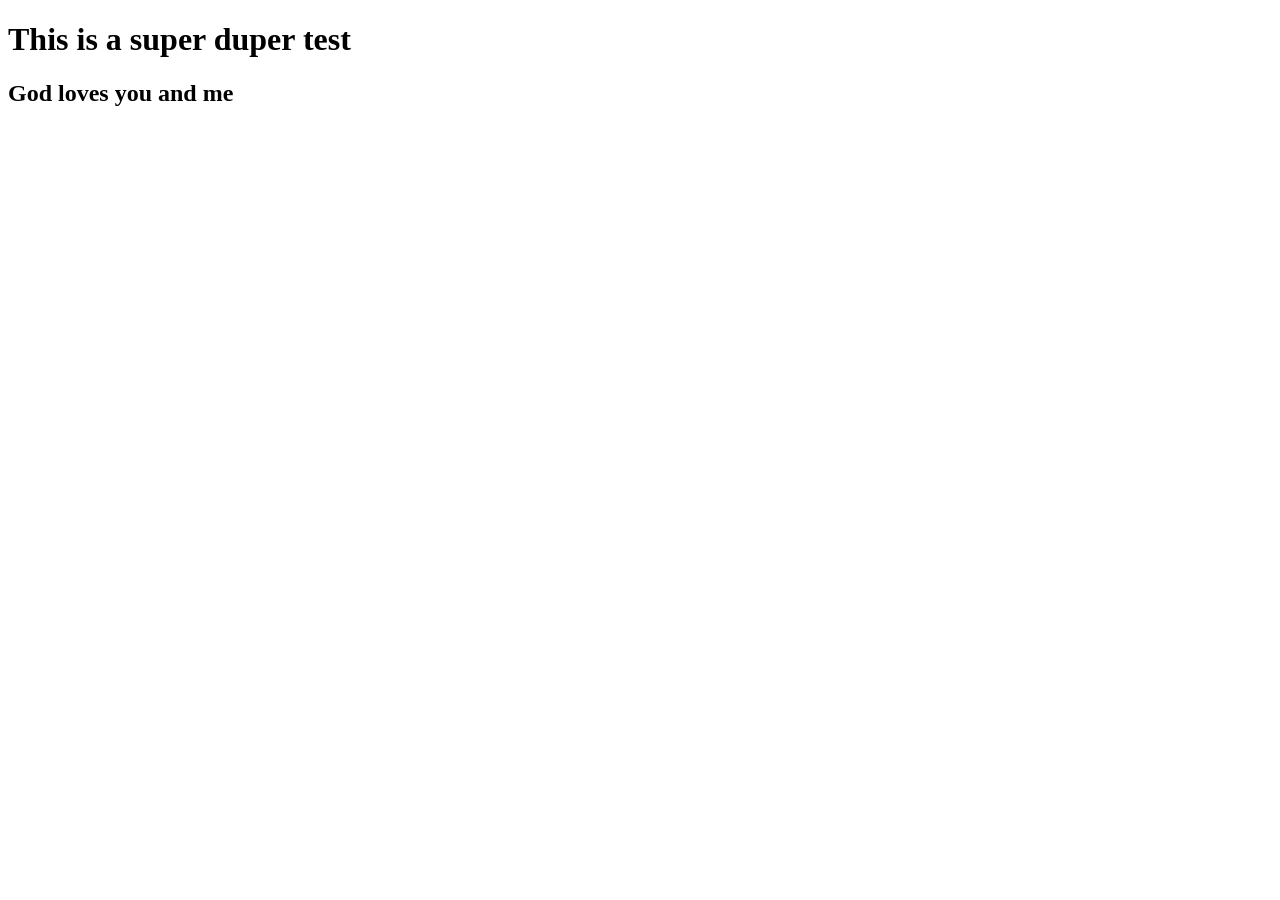
<file: halloween_follow_along/index.html>
<!DOCTYPE html>
<html lang="en">
<head>
  <meta charset="UTF-8">
  <meta name="viewport" content="width=device-width, initial-scale=1.0">
  <title>Spooked up!</title>
</head>

<body>
  <p>
    <h1>This is a super duper test</h1>
  </p>
  <p>
    <h2>God loves you and me</h2>
  </p>
</body>

</html>
</file>
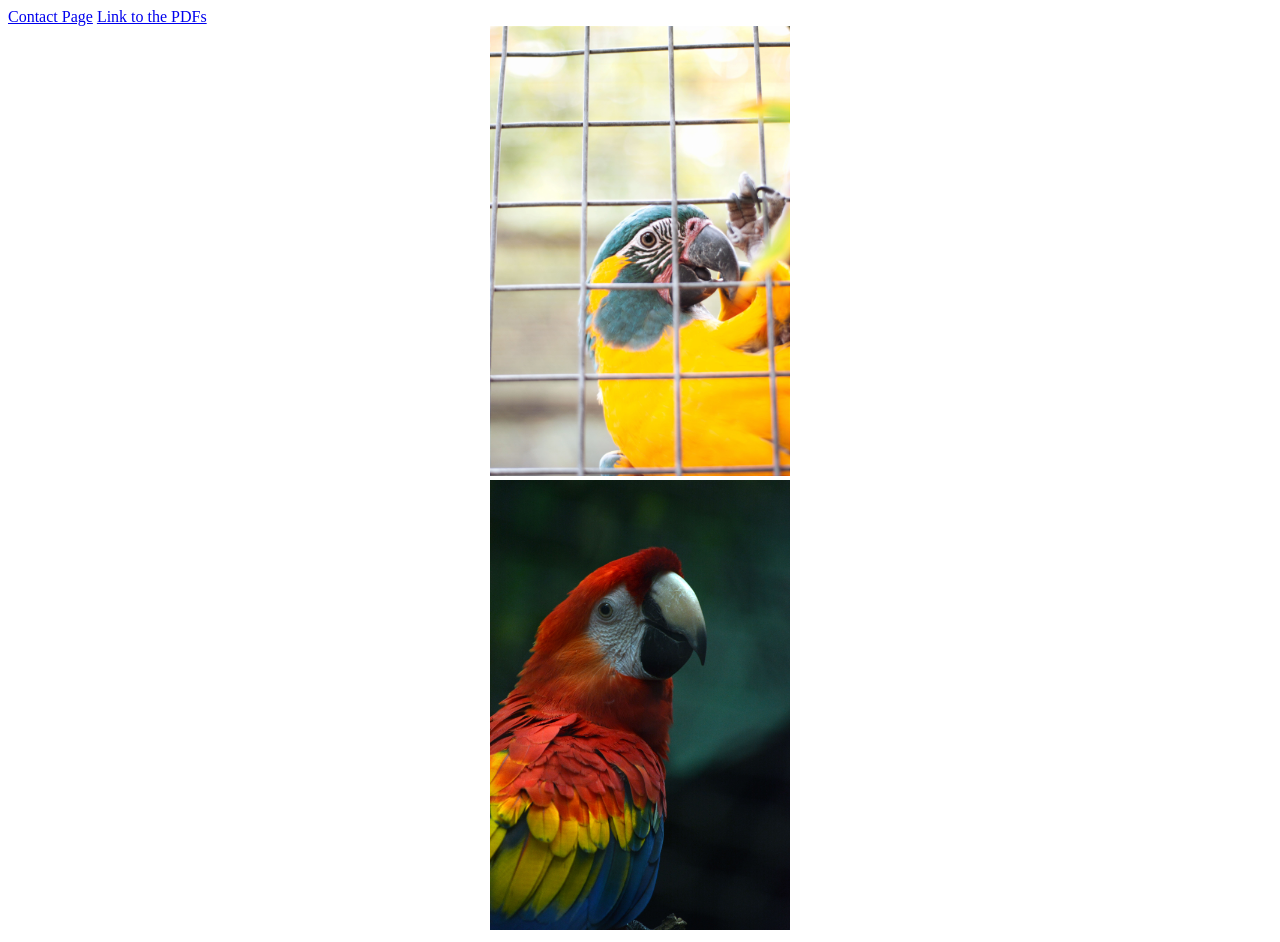
<file: week3example/index.html>
<!DOCTYPE html>
<html lang="en">
<head>
  <meta charset="UTF-8">
  <meta name="viewport" content="width=device-width, initial-scale=1.0">
  <title>Document</title>
  <link rel="stylesheet" href="styles/style.css">
</head>
<body>
  <a href="contact.html">Contact Page</a>
  <a href="pdfs/thispdf.html" target="_blank">Link to the PDFs</a>
  <article>
  <img src="img1.jpg" alt="Blue-throated macaw">
  <img src="images/img2.jpg" alt="Young scarlet macaw">
  </article>
</body>
</html>
</file>
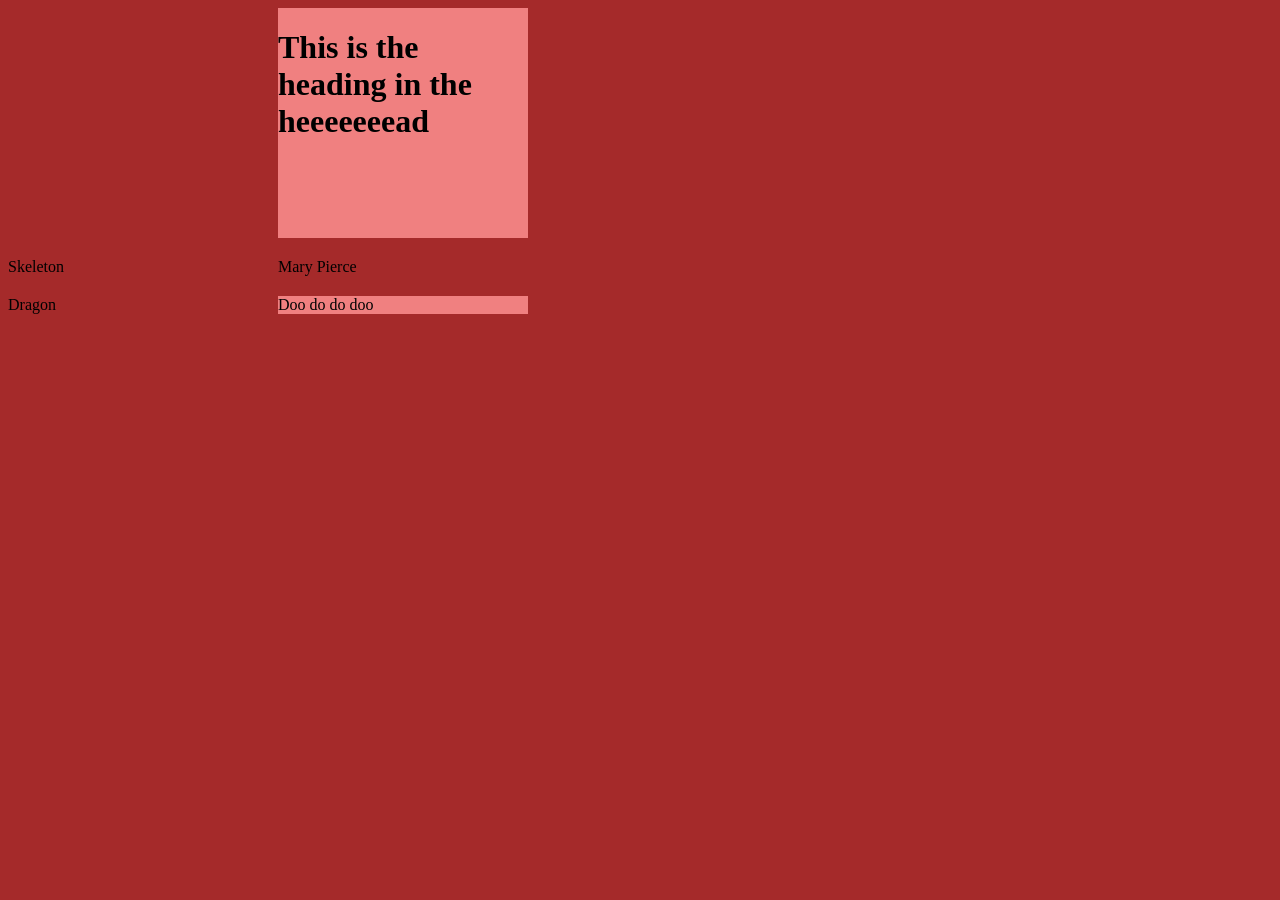
<file: week4ice/index.html>
<!DOCTYPE html>
<html lang="en">
<head>
  <meta charset="UTF-8">
  <meta name="viewport" content="width=device-width, initial-scale=1.0">
  <title>Docusdfds</title>
  <link rel="stylesheet" href="styles/style.css">
</head>
<body>
  <main>
    <header>
      <h1>This is the heading in the heeeeeeead</h1>
    </header>

    <section>Skeleton</section>
    <section>Mary Pierce</section>
    <section>Dragon</section>
    <footer>Doo do do doo</footer>
  </main>
</body>
</file>
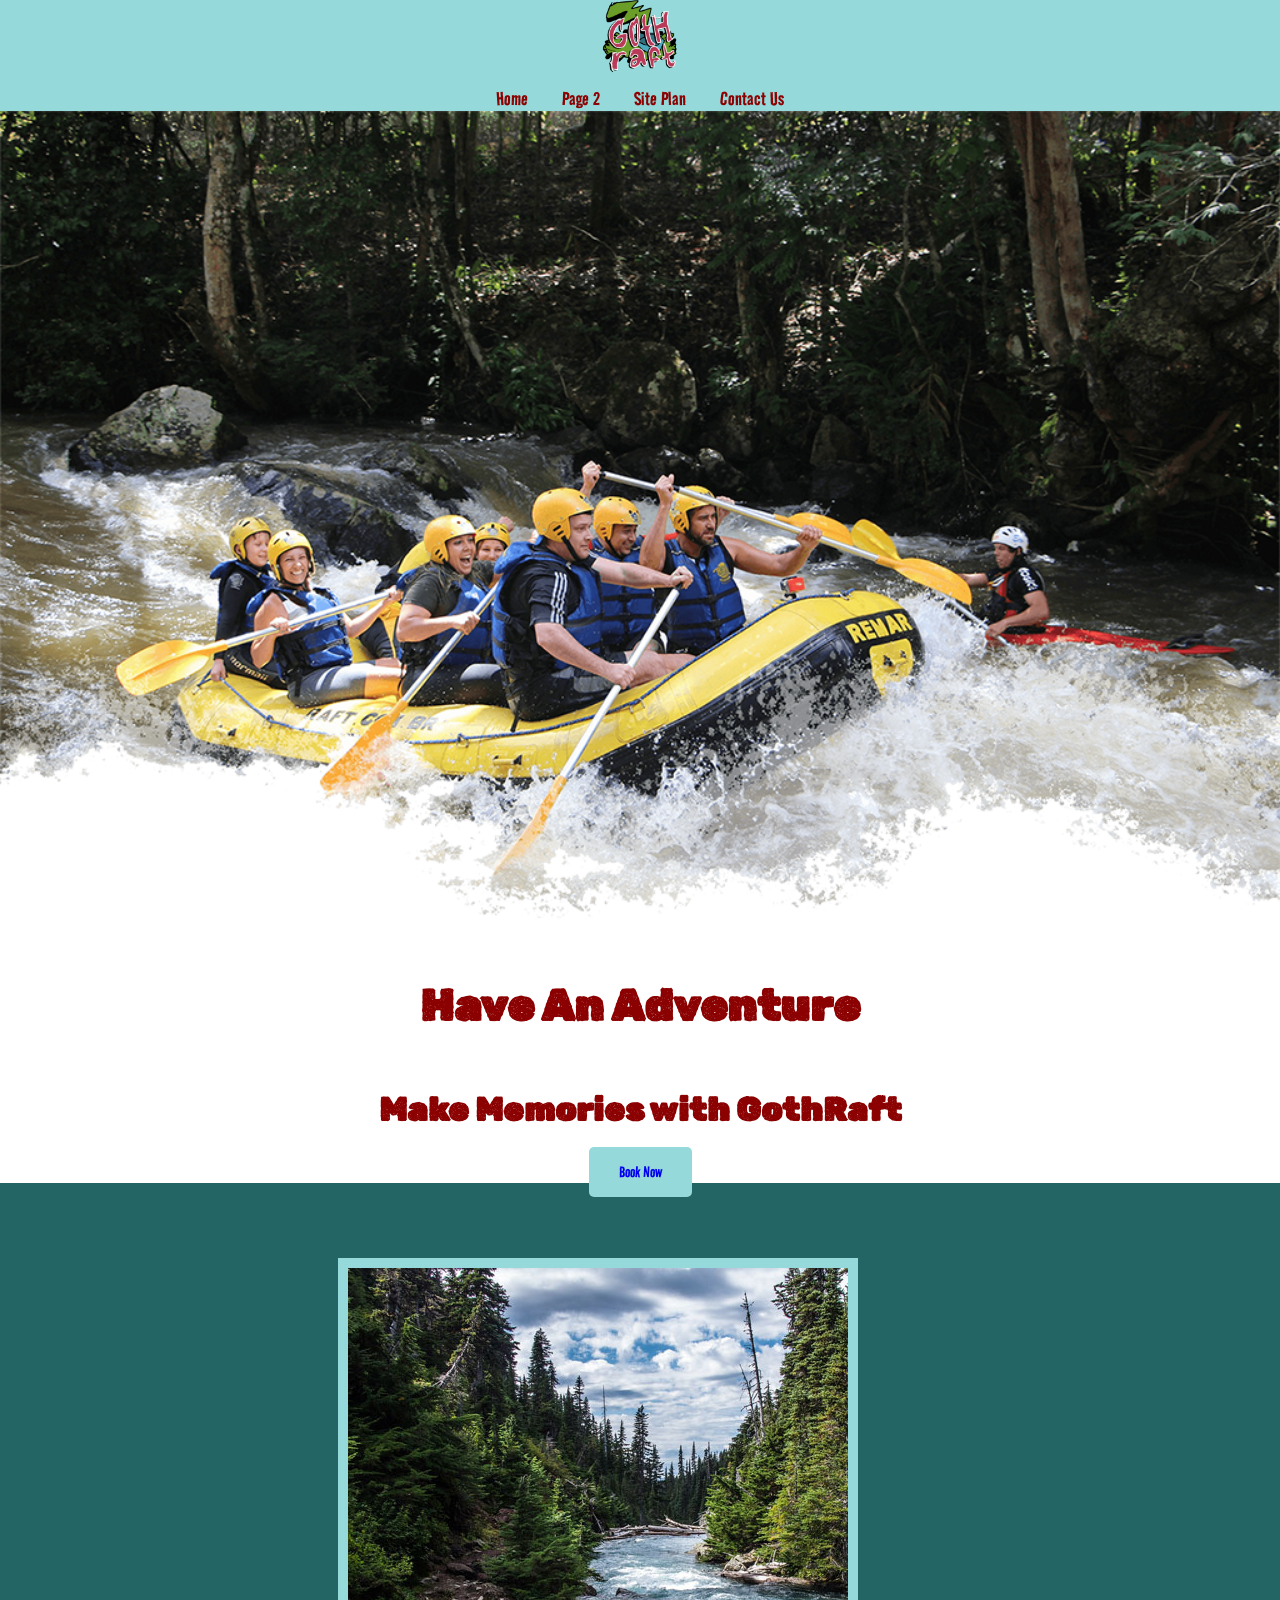
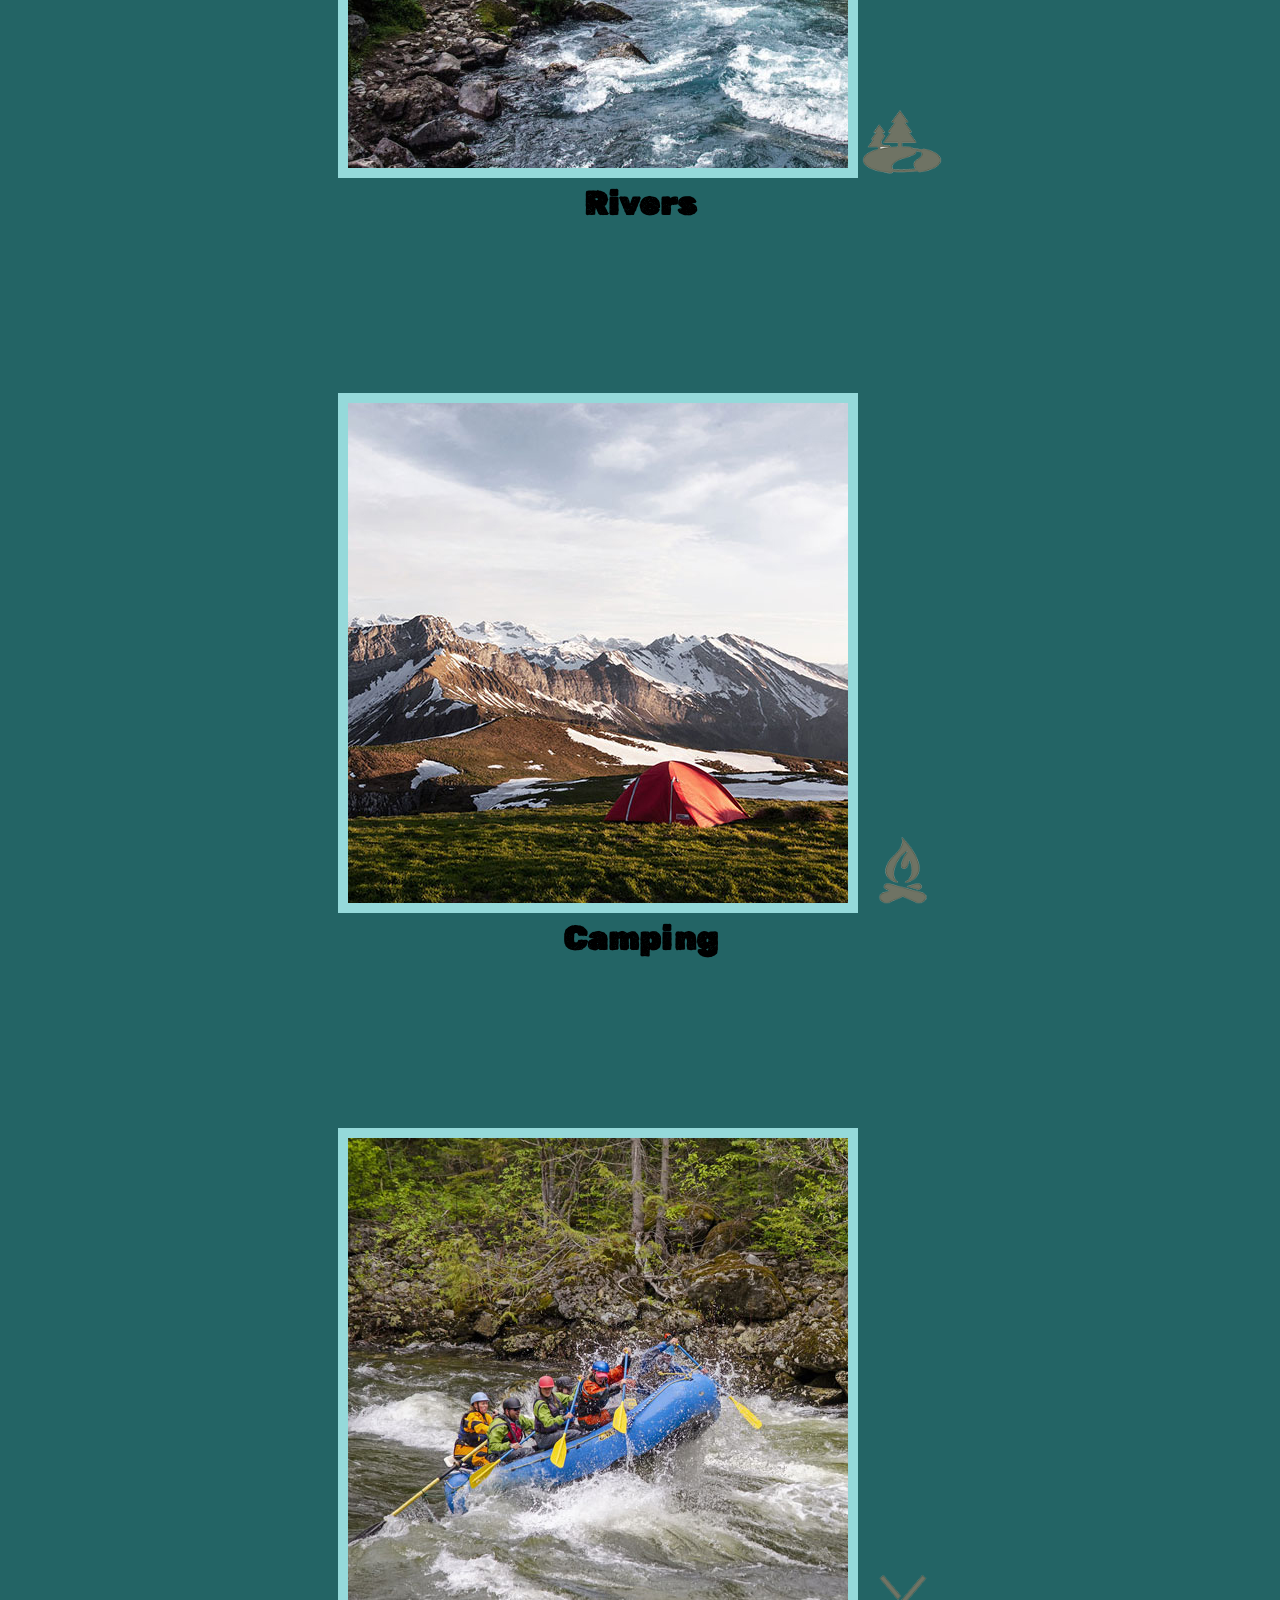
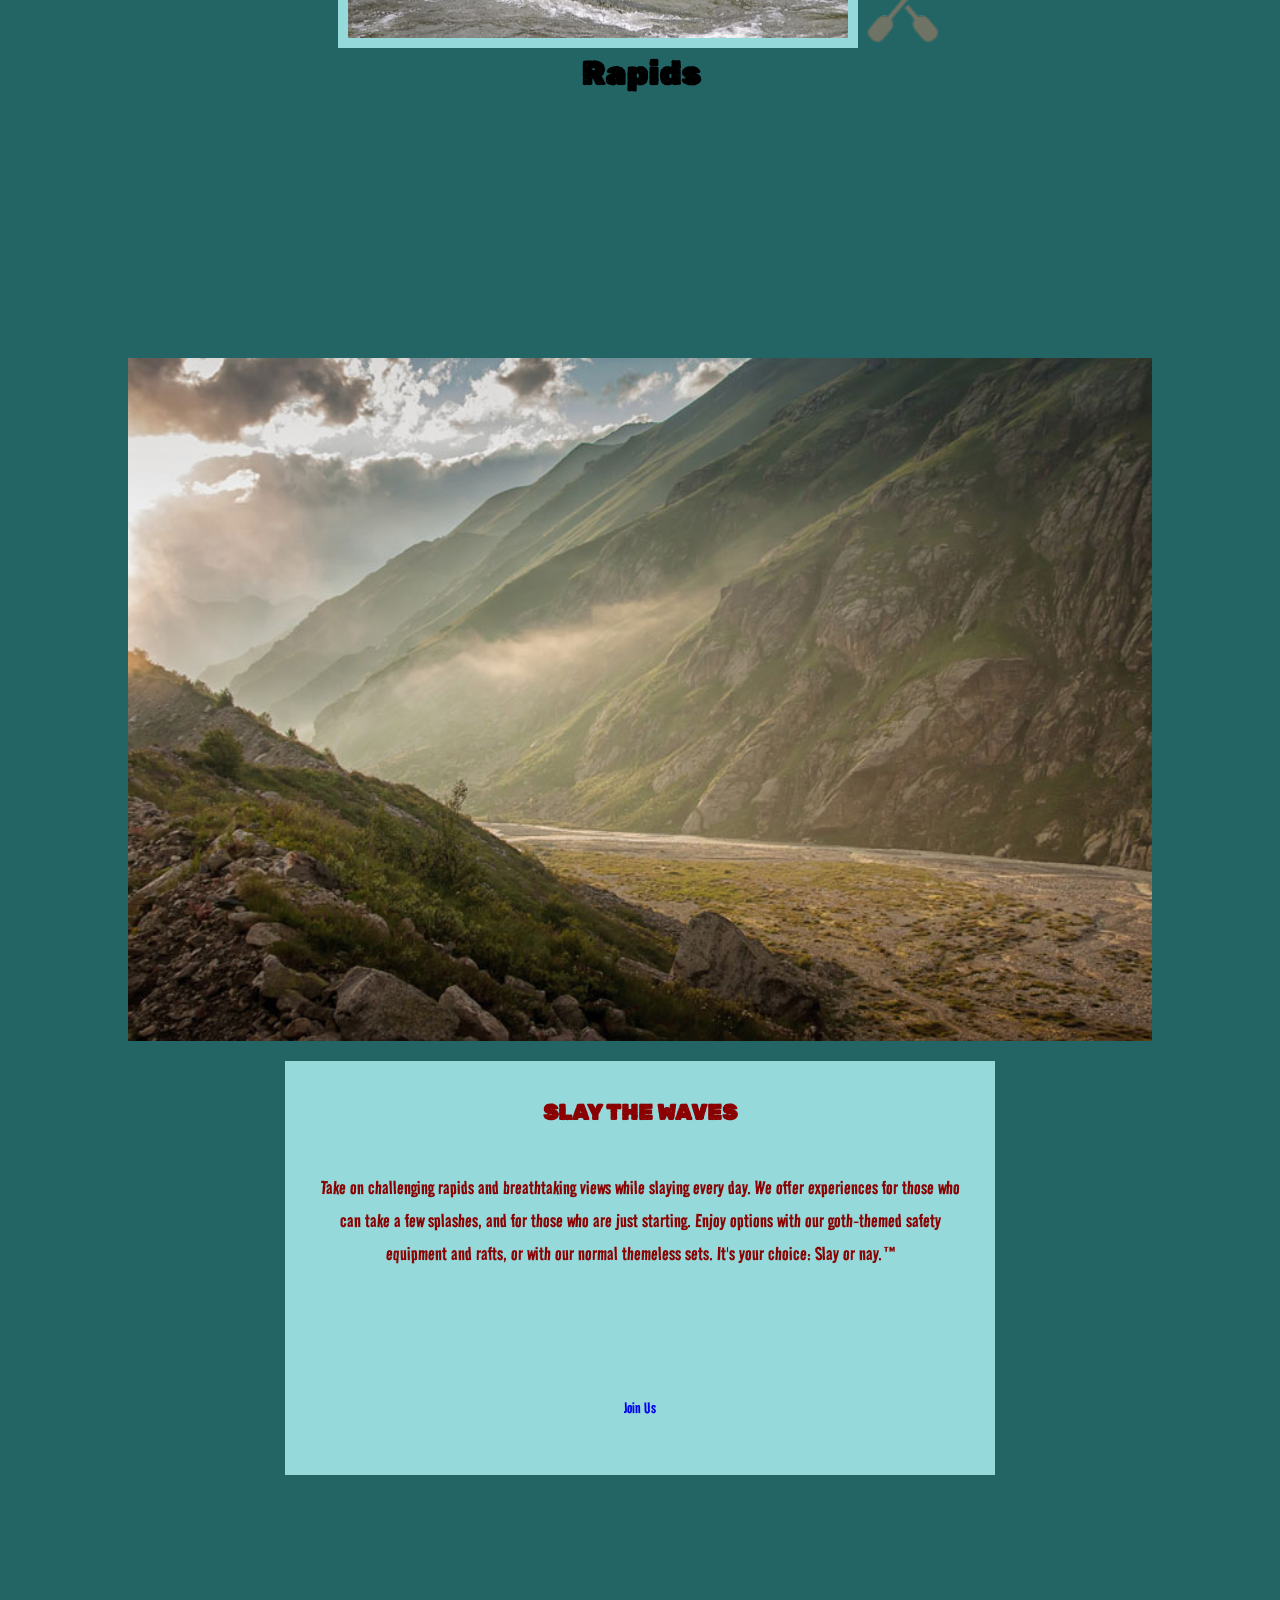
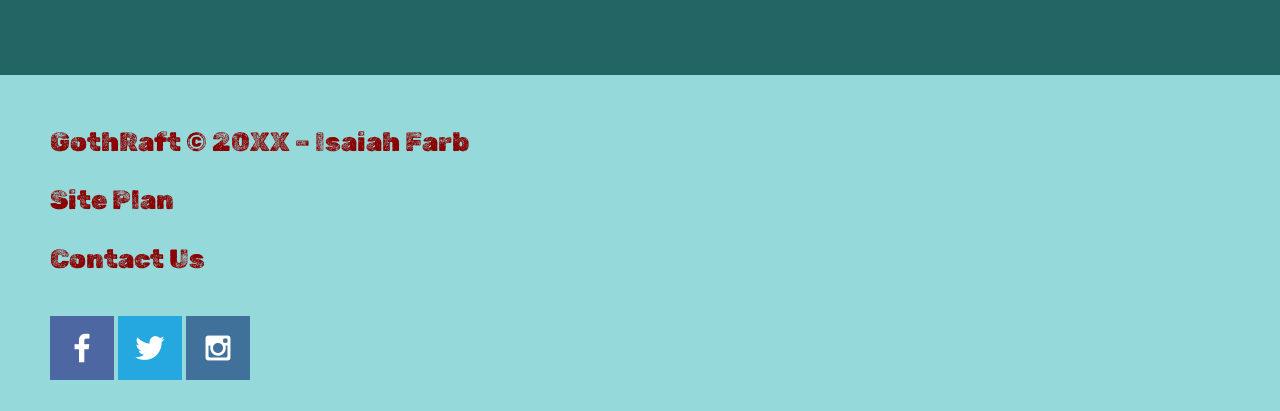
<file: wwr/index.html>
<!DOCTYPE html>
<html lang="en">
<head>
  <meta charset="UTF-8">
  <meta name="viewport" content="width=device-width, initial-scale=1.0">
  <title>GothRaft Rexburg | Home</title>
  <link rel="stylesheet" href="styles/style.css"/>
</head>

<body>

  <div id="content">

    <header>

      <a id="logo_link" href="index.html"> <!-- -->
        <img class="logo" src="images/logoidea1_color.png" alt="GothRaft logo with colors">
      </a>
        <nav>
          <a href="index.html">Home</a>
          <a href="#">Page 2</a>
          <a href="site-plan-rafting.html">Site Plan</a>
          <a href="contactus.html">Contact Us</a>
        </nav>

    </header>

    <div id="hero">

      <div id="hero-box">
        <img id="hero-img" src="images/hero.png" alt="People enjoying rafting">
      </div>
        <section id="hero-msg">
            <h4 class="home-title">Have An Adventure</h4>
            <h1>Make Memories with GothRaft</h1>
          <div class="button-box">
            <a class="book" href="contactus.html">Book Now</a>
          </div>
        </section>

    </div>

  </div>

  <main class="home-grid">

    <section class="rivers-card">
      <img class="card-img" src="images/rivers.jpg" alt="river in forest">
      <img class="icon" src="images/river_icon.png" alt="river icon">
      <h2>Rivers</h2>
    </section>
    <section class="camping-card">
      <img class="card-img" src="images/camping.jpg" alt="tent in mountains">
      <img class="icon" src="images/fire_icon.png" alt="fire icon">
      <h2>Camping</h2>
    </section>
    
    <section class="rapids-card">
      <img class="card-img" src="images/rapids.jpg" alt="rafting boat">
      <img class="icon" src="images/oars.png" alt="oars icon">
      <h2>Rapids</h2>
    </section>
    <div id="background"></div>
    <img class="mountains" src="images/mountains.jpg" alt="Misty mountains">
    <section class="msg">
      <h2>SLAY THE WAVES</h2>
      <p>Take on challenging rapids and breathtaking views while slaying every day. We offer experiences for those who can take a few splashes, and for those who are just starting. Enjoy options with our goth-themed safety equipment and rafts, or with our normal themeless sets. It's your choice: Slay or nay.&trade;</p>
      <a class="join" href="rivers.html">Join Us</a>
    </section>


  </main>

  <footer>
    <p>GothRaft &copy; 20XX – Isaiah Farb</p>
    <p><a href="site-plan-rafting.html">Site Plan</a></p>
    <p><a href="contactus.html">Contact Us</a></p>
    <div class="social">
      <a href="https://facebook.com" target="_blank">
        <img src="images/facebook.png" alt="fb icon">
      </a>
      <a href="https://twitter.com" target="_blank">
        <img src="images/twitter.png" alt="twitter icon">
      </a>
      <a href="https://instagram.com" target="_blank">
        <img src="images/instagram.png" alt="instagram icon">
      </a>
    </div>
  </footer>

</body>

</html>
</file>
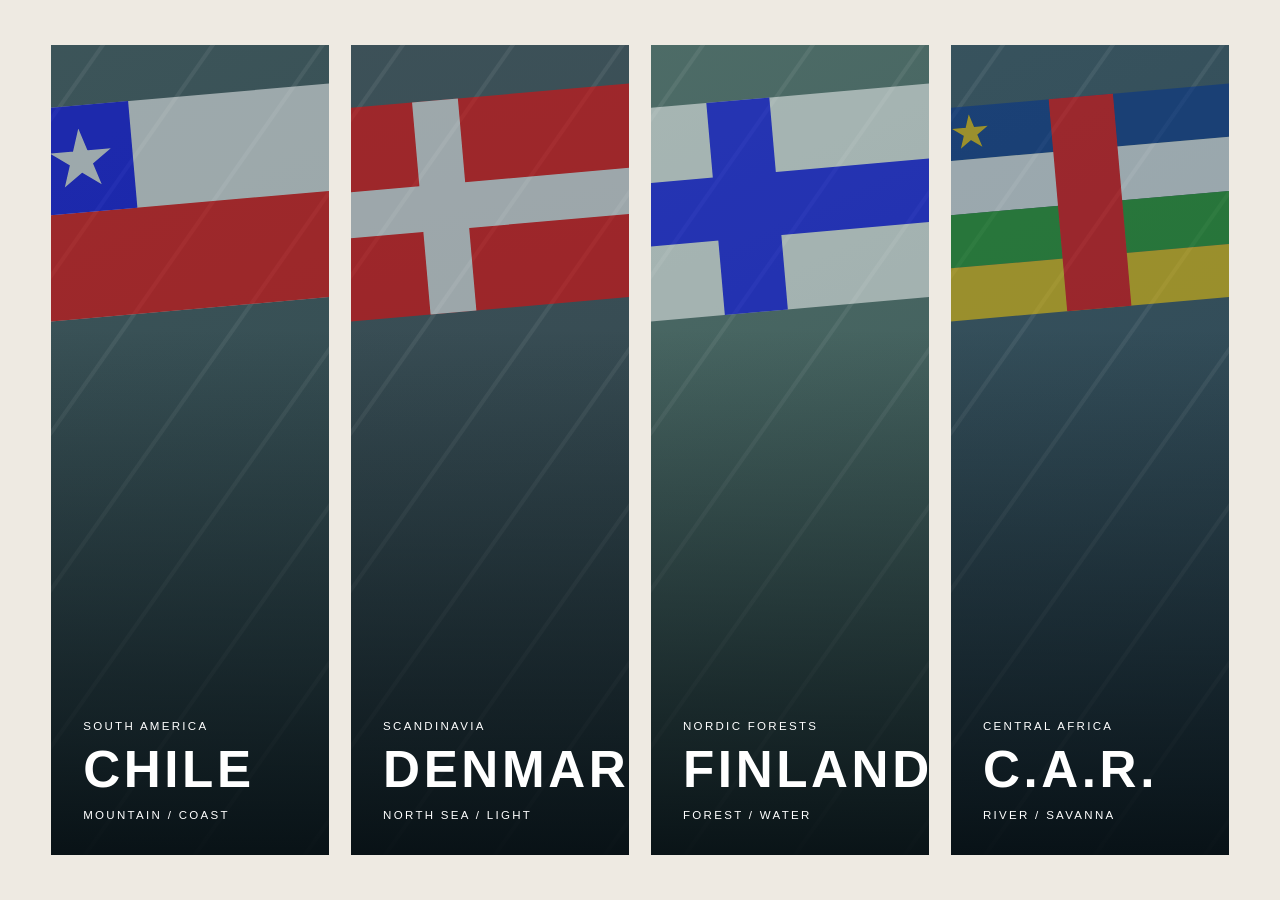
<file: ice/starter-flags-2/starter/index.html>
<!doctype html>
<html lang="en">
<head>
  <meta charset="utf-8">
  <meta name="viewport" content="width=device-width, initial-scale=1">
  <title>My version</title>
  <link rel="stylesheet" href="style.css">
</head>
<body>
  <main class="gallery">
    <article class="poster chile-poster">
      <div class="poster-photo chile-photo"></div>
      <!-- chile flag -->
      <div class="flag" id="chile">
        <div id="chile-red"></div>
        <div id="chile-blue"></div>
        <div id="chile-star"></div>
      </div>
      <div class="poster-overlay"></div>
      <div class="poster-text"><p>South America</p><h1>CHILE</h1><small>Mountain / Coast</small></div>
    </article>
    <article class="poster denmark-poster">
      <div class="poster-photo denmark-photo"></div>
      <!-- denmark flag -->
      <div class="flag" id="denmark">
        <div id="denmark-white-vert"></div>
        <div id="denmark-white-hori"></div>
      </div>
      <div class="poster-overlay"></div>
      <div class="poster-text"><p>Scandinavia</p><h1>DENMARK</h1><small>North Sea / Light</small></div>
    </article>
    <article class="poster finland-poster">
      <div class="poster-photo finland-photo"></div>
      <!-- finland flag -->
      <div class="flag" id="finland">
        <!-- Build Finland here with CSS Grid. Required: white field and blue cross. -->
        <div id="finland-blue-vert"></div>
        <div id="finland-blue-hori"></div>
      </div>
      <div class="poster-overlay"></div>
      <div class="poster-text"><p>Nordic Forests</p><h1>FINLAND</h1><small>Forest / Water</small></div>
    </article>
    <article class="poster car-poster">
      <div class="poster-photo car-photo"></div>
      <!-- car flag -->
      <div class="flag" id="car">
        <!-- Build Central African Republic here with CSS Grid: blue, white, green, red, and yellow star. -->
        <div id="car-blue"></div>
        <div id="car-white"></div>
        <div id="car-green"></div>
        <div id="car-yellow"></div>
        <div id="car-star"></div>
        <div id="car-red"></div>
      </div>
      <div class="poster-overlay"></div>
      <div class="poster-text"><p>Central Africa</p><h1>C.A.R.</h1><small>River / Savanna</small></div>
    </article>
  </main>
</body>
</html>
</file>
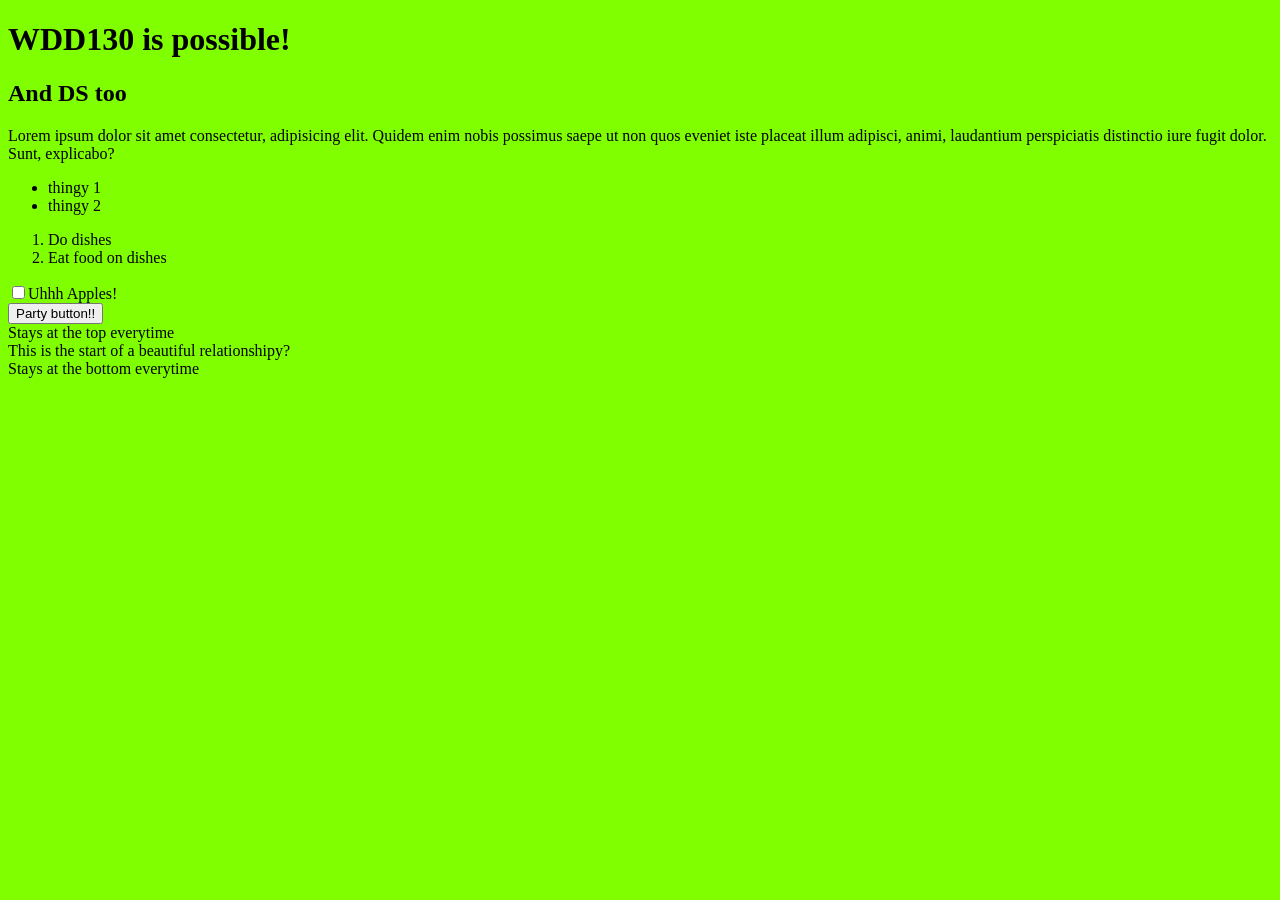
<file: ice/ice.html>
<!DOCTYPE html>
<html>
    <head>
        <title>Super cool Isaiah website</title>
        <link rel="stylesheet" href="style.css">
    </head>
    <body>
        <!-- Hi everybody, this is a comment! -->
        <h1>WDD130 is possible!</h1>
        <h2>And DS too</h2>
        <p>Lorem ipsum dolor sit amet consectetur, adipisicing elit. Quidem enim nobis possimus saepe ut non quos eveniet iste placeat illum adipisci, animi, laudantium perspiciatis distinctio iure fugit dolor. Sunt, explicabo?</p>
        <ul>
            <li>thingy 1</li>
            <li>thingy 2</li>
        </ul>
        <ol>
            <li>Do dishes</li>
            <li>Eat food on dishes</li>
        </ol>
        <form action="contact-me.html">
            <input type="checkbox" name="Save the last email for Strong Bad" id="don't asplode">Uhhh Apples!<br>
            <button>Party button!!</button>
        </form>
        <header>
            Stays at the top everytime
        </header>
        <main>
            This is the start of a beautiful relationshipy?
        </main>
        <footer>
            Stays at the bottom everytime
        </footer>
    </body>
</html>
</file>
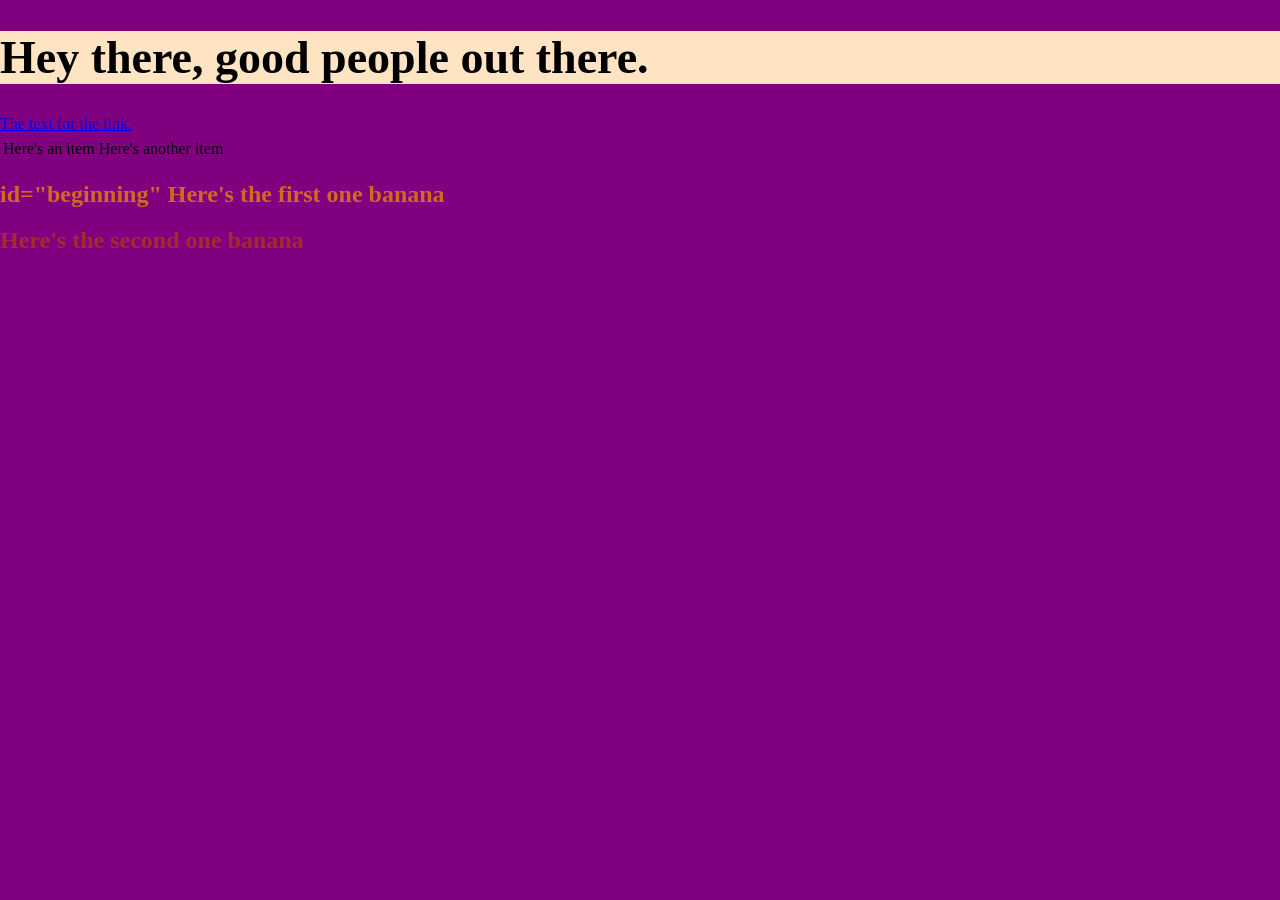
<file: ice/ice2.html>
<!-- creating tables and learning more about CSS -->
<!DOCTYPE html>
<html lang="en">
<head>
    <meta charset="UTF-8">
    <meta name="viewport" content="width=device-width, initial-scale=1.0">
    <title>Document</title>
    <link rel="stylesheet" href="style5.css">
</head>
<body>
    <main>
        <h1>
            Hey there, good people out there.
        </h1>
        <a href="contact.html">The text for the link.</a> <!-- making a link that isn't for css -->
        <table>
            <tbody>
                <tr> <!--table row-->
                    <th> <!--table header-->

                    </th>
                </tr>
                <tr>
                    <td colspan="2" class="blueberry">Here's an item</td> <!-- table data -->
                    <td>Here's another item</td>
                </tr>
            </tbody>
        </table>
        <h2 id="beginning"> id="beginning" Here's the first one banana</h2>
        <h2 class="blueberry">Here's the second one banana</h2>
    </main>
</body>
</html>
</file>
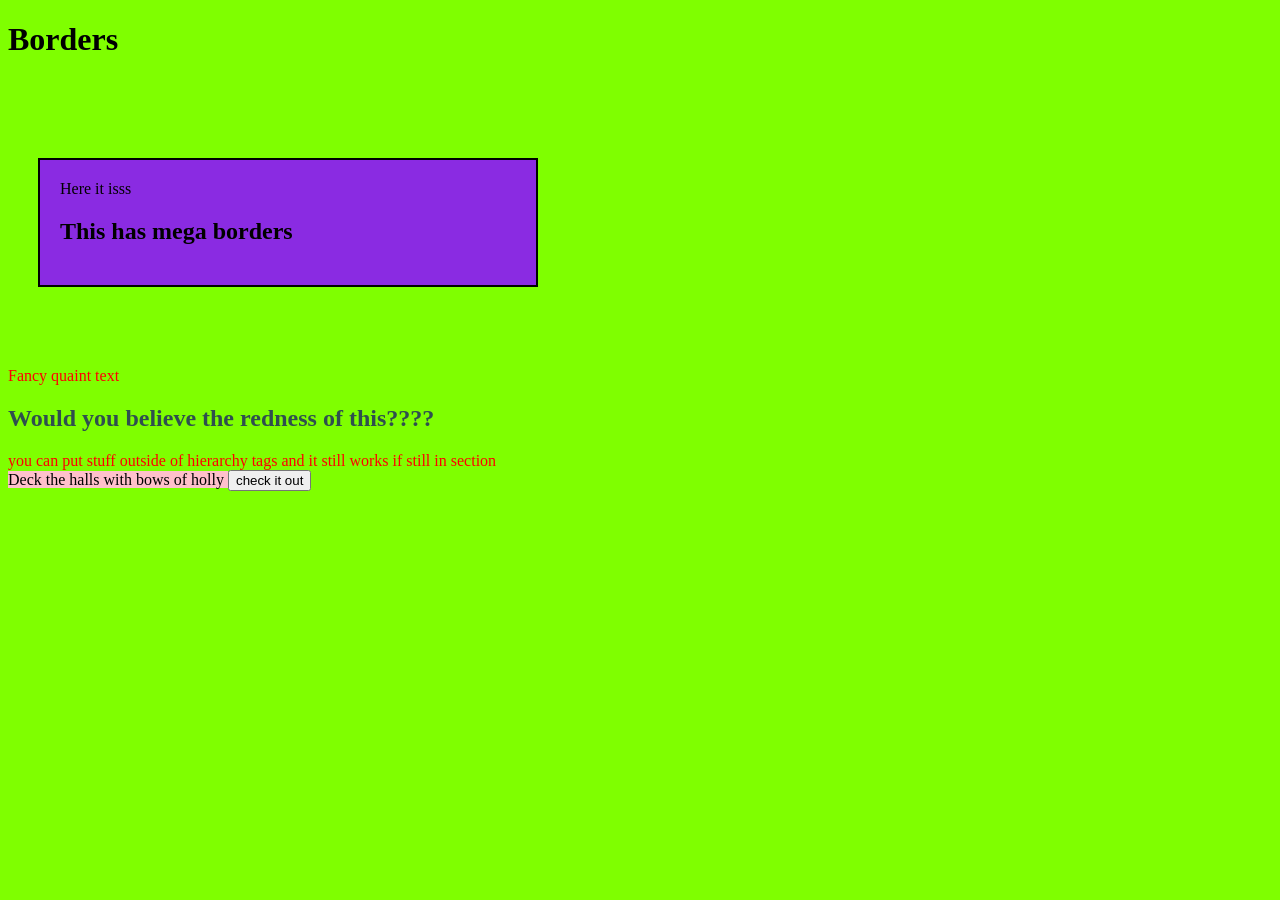
<file: ice/ice3.html>
<!DOCTYPE html>
<html lang="en">
<head>
  <meta charset="UTF-8">
  <meta name="viewport" content="width=device-width, initial-scale=1.0">
  <title>Document</title>
  <link rel="stylesheet" href="ice3.css">
</head>
<body>
  <h1>Borders</h1>
  <section class="bordered">Here it isss
    <h2 class="hoverer">This has mega borders</h2></section>
  <section class="experiment">Fancy quaint text
    <h2>Would you believe the redness of this????</h2>
    you can put stuff outside of hierarchy tags and it still works if still in section</section>
    <span>
      Deck the halls with bows of holly
    </span>
    <button>check it out</button>
</body>
</html>
</file>
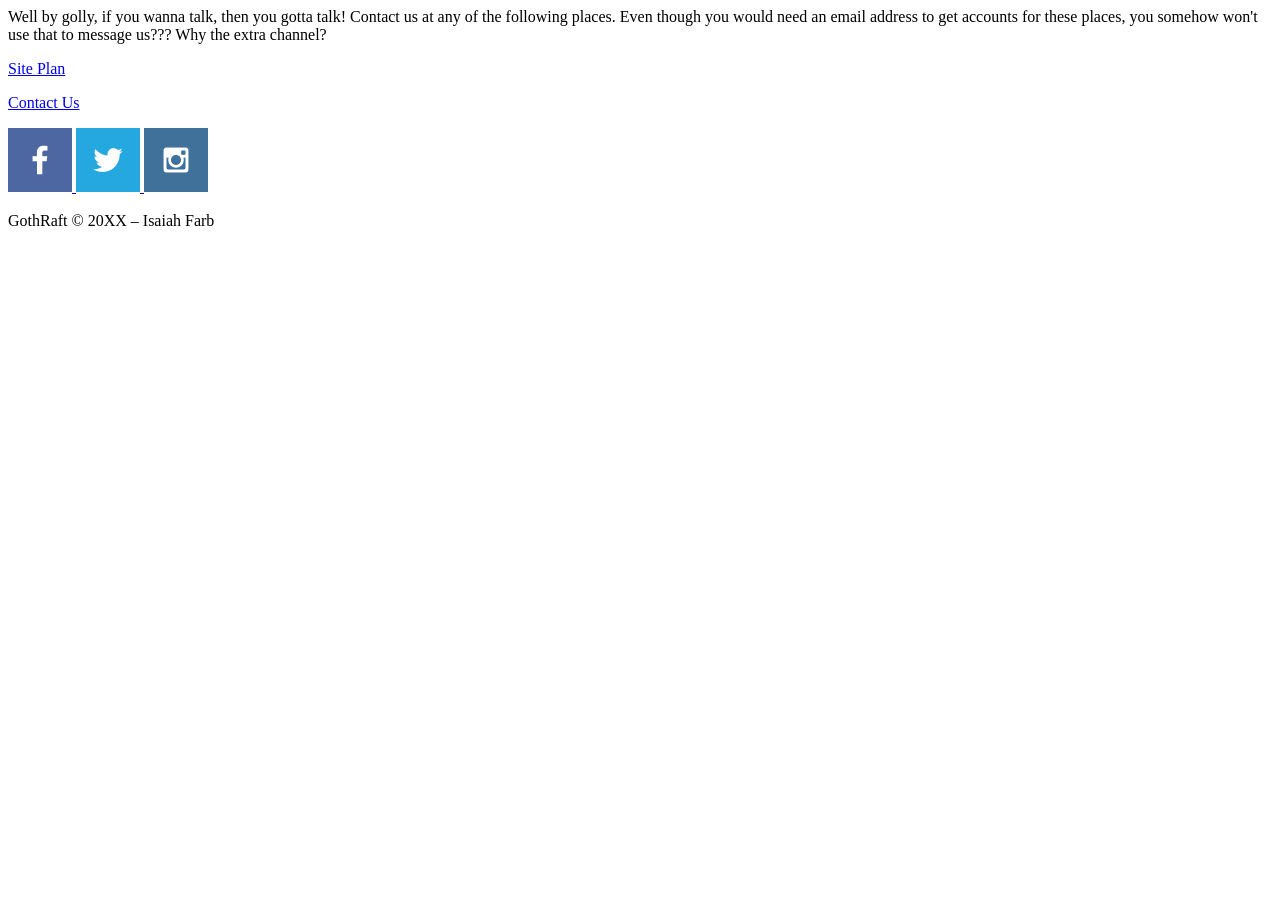
<file: wwr/contactus.html>
<!DOCTYPE html>
<html lang="en">
<head>
  <meta charset="UTF-8">
  <meta name="viewport" content="width=device-width, initial-scale=1.0">
  <title>GothRaft Rexburg | Contact Us (get to know you HUH?!)</title>
</head>

<body>
  <span> Well by golly, if you wanna talk, then you gotta talk! </span>
  <span> Contact us at any of the following places. Even though you would need an email address to get accounts for these places, you somehow won't use that to message us??? Why the extra channel?</span>
  <p><a href="site-plan-rafting.html">Site Plan</a></p>
  <p><a href="contactus.html">Contact Us</a></p>
  <div class="social">
    <a href="https://facebook.com" target="_blank">
      <img src="images/facebook.png" alt="fb icon">
    </a>
    <a href="https://twitter.com" target="_blank">
      <img src="images/twitter.png" alt="twitter icon">
    </a>
    <a href="https://instagram.com" target="_blank">
      <img src="images/instagram.png" alt="instagram icon">
    </a>
    <p>GothRaft &copy; 20XX – Isaiah Farb</p>
    </div>

</body>

</html>
</file>
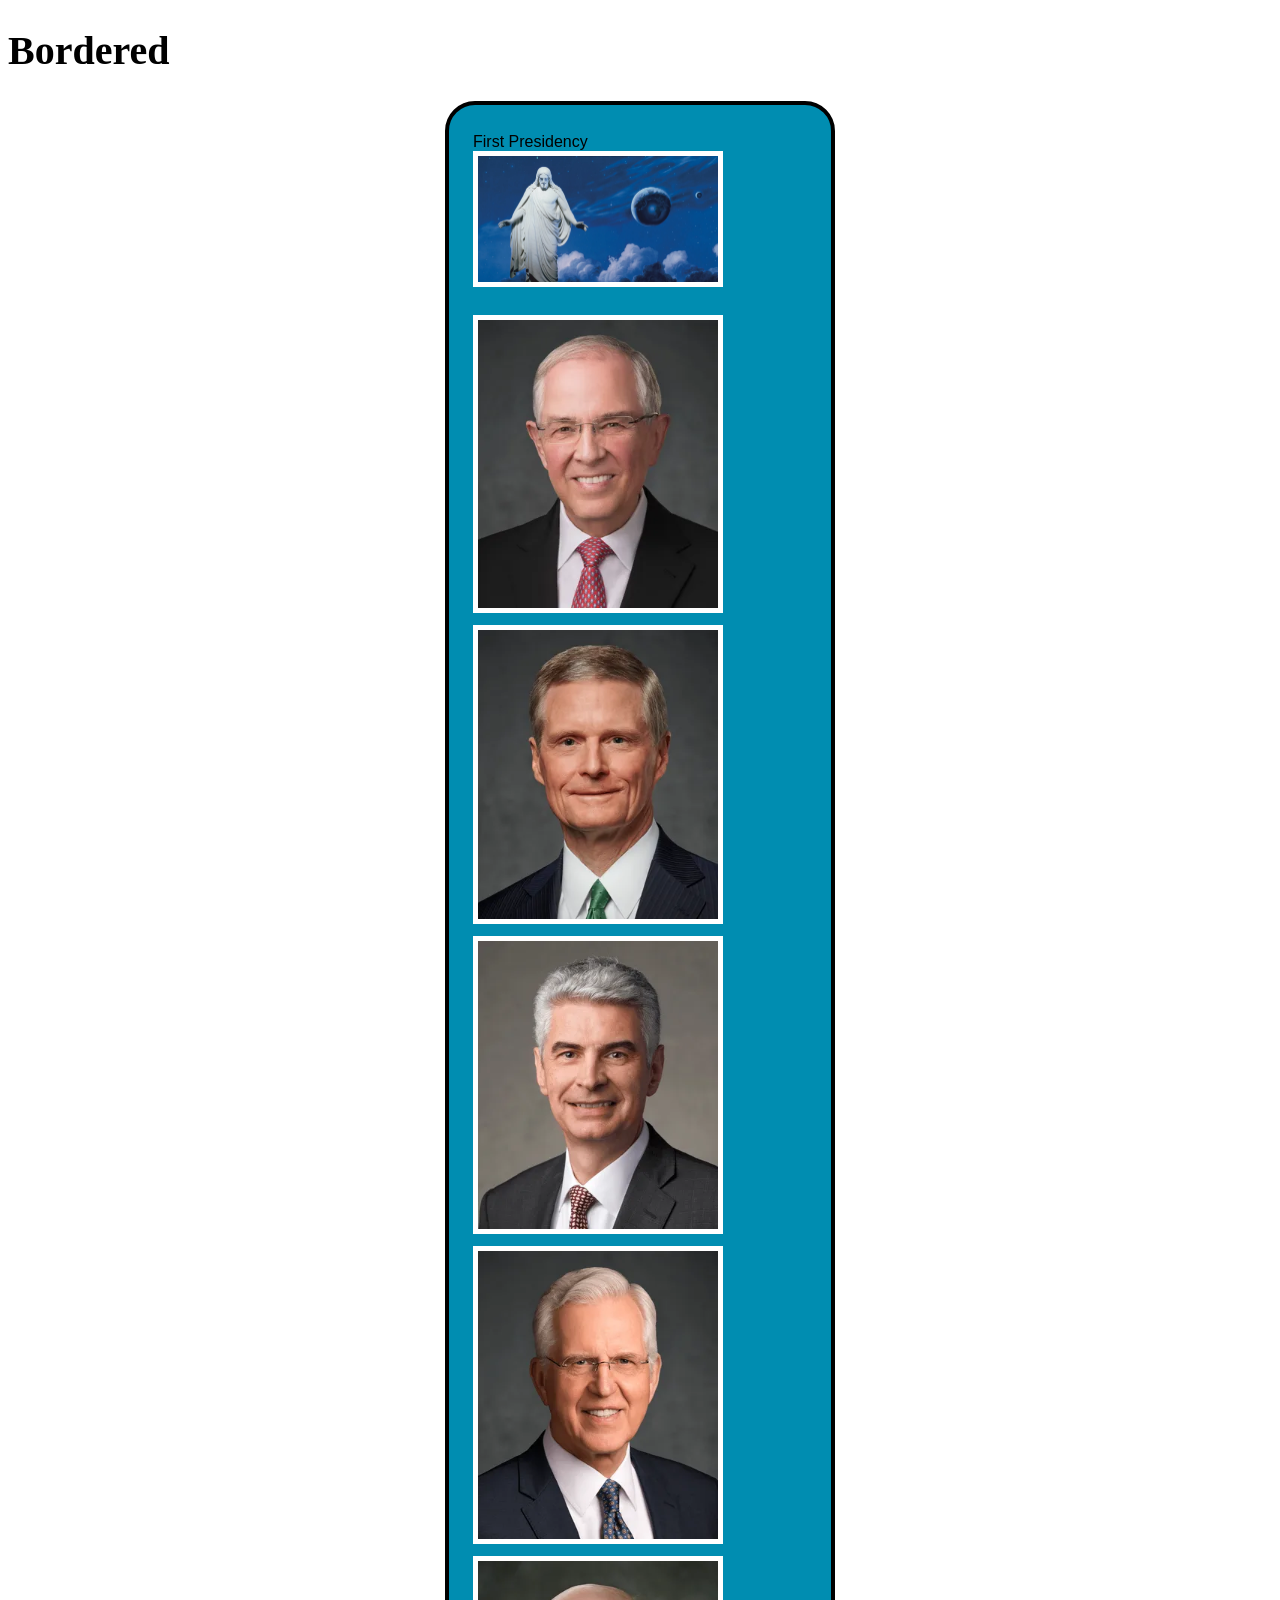
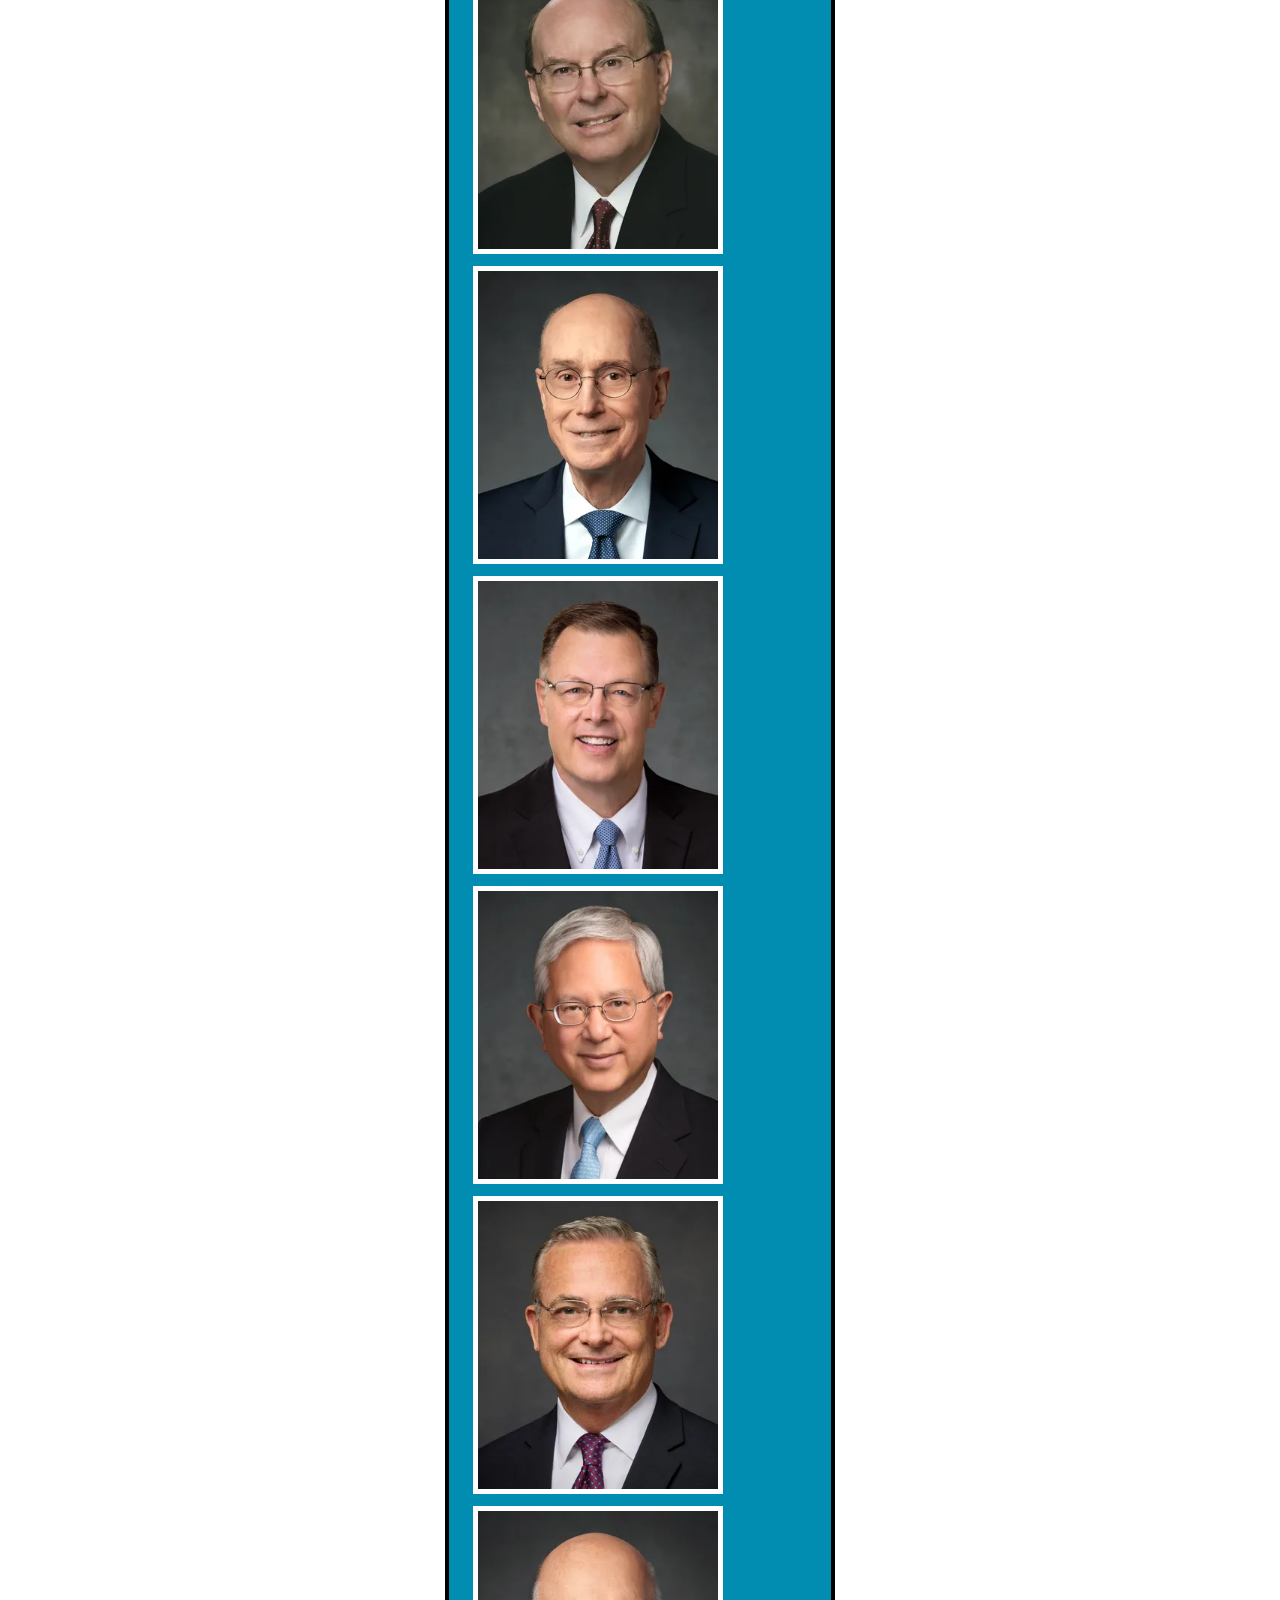
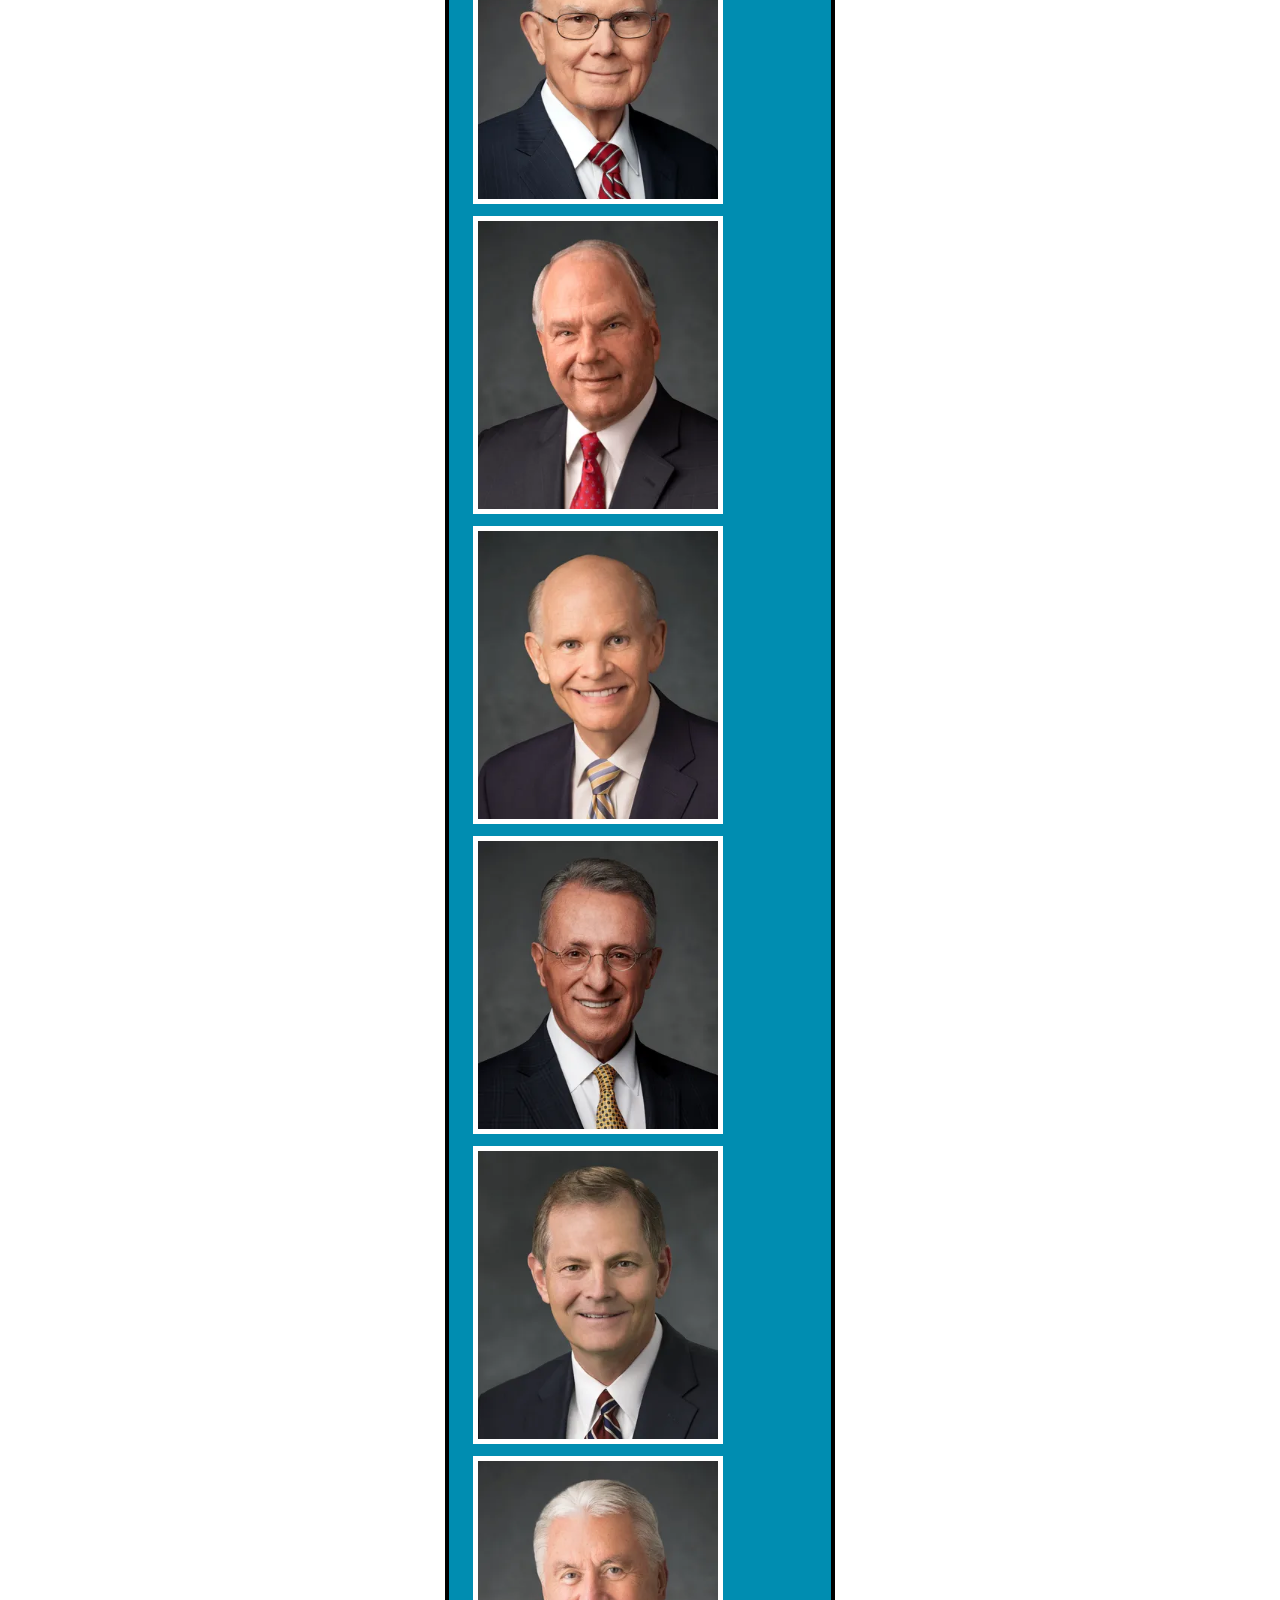
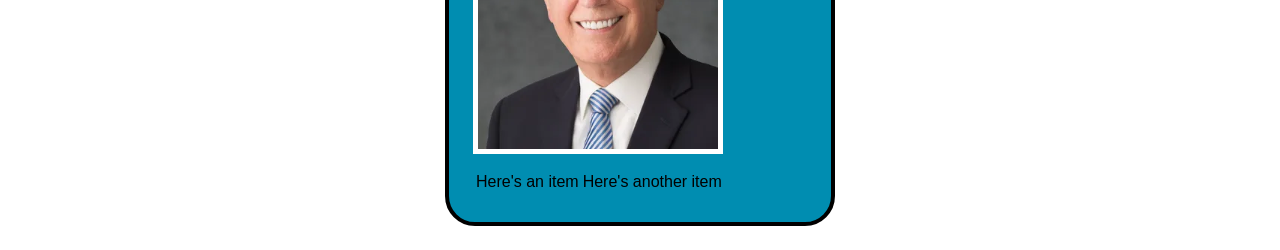
<file: ice/apostle_spotlight/apostles.html>
<!DOCTYPE html>
<html lang="en">
<head>
  <meta charset="UTF-8">
  <meta name="viewport" content="width=device-width, initial-scale=1.0">
  <title>Apostles Spotlights</title>
  <link rel="stylesheet" href="apostles.css">
</head>
  <body>
  <h1>Bordered</h1>
  <section class="bordered">First Presidency
      <img src="images/christus.webp" alt="Christus statue afront the Solar System">
      <article>
      </article>
        <p style="background-image: (images\christus.webp)">

        </p>
        <img src="images/anderson.webp" alt="Apostle">
        <img src="images/bednar.webp" alt="Apostle">
        <img src="images/causse.webp" alt="Apostle">
        <img src="images/christofferson.webp" alt="Apostle">
        <img src="images/cook.webp" alt="Apostle">
        <img src="images/eyring.webp" alt="Apostle">
        <img src="images/gilbert.webp" alt="Apostle">
        <img src="images/gong.webp" alt="Apostle">
        <img src="images/kearon.webp" alt="Apostle">
        <img src="images/oaks.webp" alt="Apostle">
        <img src="images/rasband.webp" alt="Apostle">
        <img src="images/renlund.webp" alt="Apostle">
        <img src="images/soares.webp" alt="Apostle">
        <img src="images/stevenson.webp" alt="Apostle">
        <img src="images/uchtdorf.webp" alt="Apostle">
      </article>
      <article>
      <table>
          <tbody>
              <tr> <!--table row-->
                  <th> <!--table header-->
                  </th>
              </tr>
              <tr>
                  <td colspan="2" class="blueberry">Here's an item</td> <!-- table data -->
                  <td>Here's another item</td>
              </tr>
          </tbody>
      </table>
      </article>
  </section>
  <section class="circle_borders">

  </section>
  </body>
</html>
</file>
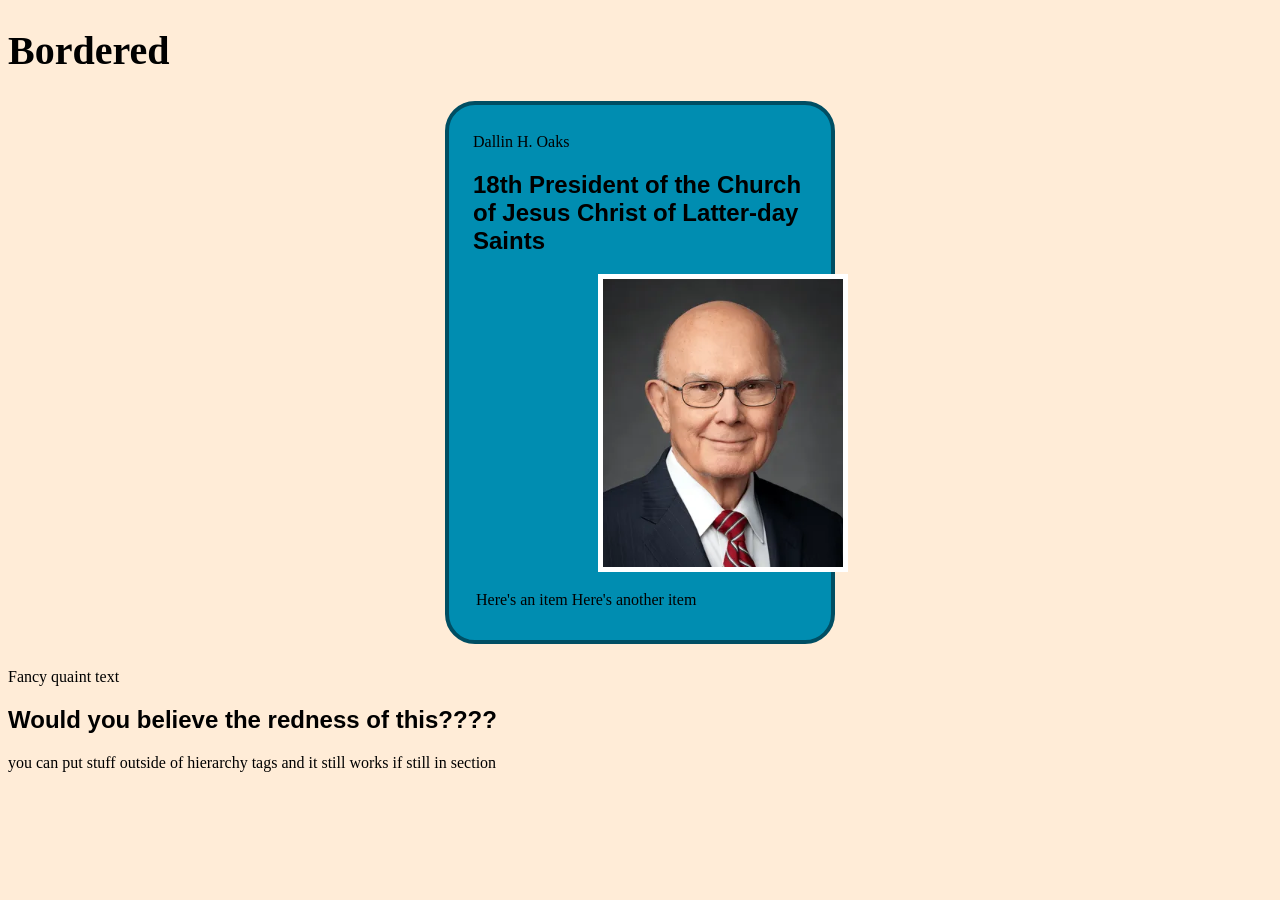
<file: ice/prophet_cards/oaks.html>
<!DOCTYPE html>
<html lang="en">
<head>
    <meta charset="UTF-8">
    <meta name="viewport" content="width=device-width, initial-scale=1.0">
    <title>Dallin H. Oaks</title>
    <style>
        body {
            background: #FFECD7;
        }
        .bordered {
            width: 390px;
            min-width: 280px;
            height: auto;
            box-sizing: border-box;
            align-content: center;
            background-color: #008db1;
            border: 4px solid #004e63;
            border-radius: 30px;
            padding: 28px 24px;
            margin: 24px auto;
                  }
        main {
            display:grid;
            grid-template-columns: 2fr;
	    }
        h1 {
            font-size: 40px;
        }
        h2 {
            font-style: 18px, #91e4fb;
            font-family: Arial, Helvetica, sans-serif;
        }
        img {
            max-width: 240px;
            max-width: 240px;
            height: auto;
            border: 5px solid #FFFFFF;
            border-radius: 0px;
            object-fit: cover;
            margin-top: 0px;
            margin-bottom: 8px;
            }
        article {
            width: 500px;
            text-align: center;
            margin: 0 auto;
            }
    </style>
</head>
<body>

  <h1>Bordered</h1>
  <section class="bordered">Dallin H. Oaks
    <h2 class="hoverer">18th President of the Church of Jesus Christ of Latter-day Saints</h2>
      <article>
        <img src="images/oaks.webp" alt="Dallin H. Oaks">
      </article>
      <article>
        <table>
            <tbody>
                <tr> <!--table row-->
                    <th> <!--table header-->

                    </th>
                </tr>
                <tr>
                    <td colspan="2" class="blueberry">Here's an item</td> <!-- table data -->
                    <td>Here's another item</td>
                </tr>
            </tbody>
        </table>
      </article>
  </section>

  <section class="font">Fancy quaint text
    <h2>Would you believe the redness of this????</h2>
    you can put stuff outside of hierarchy tags and it still works if still in section
  </section>

</body>
</html>
</file>
<file: week3example/styles/style.css>
img {
  max-width: 500px;
  width: 300px;
  padding: 0;
  margin: 0;
  border: 0;
}
article {
  width: 500px;
  text-align: center;
  margin: 0 auto;
}
</file>
<file: week4ice/styles/style.css>
body {
  background-color: brown;
}
main {
  display:grid;
  grid-template-columns: 250px 250px;
  grid-template-rows: 230px;
  gap:20px
}
header, footer {
  grid-column: 2/3;
  background-color: lightcoral;
}
</file>
<file: wwr/styles/style.css>
@import url("https://fonts.googleapis.com/css2?family=Road+Rage&family=Rubik+Dirt&display=swap");

body {
  background-color: #236465;
  font-family: "Rubik Dirt", system-ui, "Road Rage", sans-serif;
  font-size: 22px;
  margin: 0;
  padding: 0;
}

#content {
  background-color: white;
  max-width: 1600px;
  width: 100%;
  padding: 0;
  margin: 0 auto;
  border: 0;
  text-align: center;
}

header {
  background-color: #95D9DA;
  margin: 0 auto;
}

nav {
  background-color: #95D9DA;
  text-align: center;
  font-family: "Road Rage", sans-serif;
}

nav a {
  text-align: center;
  color: darkred;
  text-decoration: none;
  padding: 15px;
}

a:hover {
  background-color: lightblue;
  color: #236465;
  padding: 15px;
}

main {
  text-align: center;
  display:grid;
  grid-template-columns: 1fr;
  grid-template-rows: .01fr;
  gap:20px;
}

main section img {
  box-sizing: border-box;
}

section {
  text-align: center;
}

h2 {
  margin: 0;
}

h4 {
  color: darkred;
}

.home-title {
  color: darkred;
  font-family: "Rubik Dirt", system-ui;
  font-size: 2em;
  margin-top: 10px;
}

.book, .join {
  background-color: #95D9DA;
  text-decoration: none;
  font-family: "Road Rage", sans-serif;
  font-size: 18px;
  padding: 15px 30px;
  margin-top: 50px;
  border-radius: 5px;
}

.book:hover, .join:hover {
  background-color: #95D9DA;
  padding: 15px 30px;
  margin-top: 50px;
  border-radius: 5px;
}

.rivers-card, .camping-card, .rapids-card {
  margin: 75px 0;
}

.card-img {
  border: 10px solid #95D9DA;
  margin: 0 auto;
}

#hero-msg h1, #hero-msg h4 {
  text-align: center;
  color: darkred;
  font-family: "Rubik Dirt", system-ui;
}

.msg {
  background-color: #95D9DA;
  line-height: 1.5em;
  padding: 35px;
  max-width: 1600px;
  width: 50%;
  margin: 0 auto;
  text-align: center;
  display: grid;
  gap:20px;
}

.mountains {
  width: 80%;
  margin: 0 auto;
}

.msg h2, .msg p {
  color: darkred;
  font-size: 1em;
  text-align: center;

}

.msg p {
  padding-bottom: 15px;
  font-family: "Road Rage", sans-serif;
}

.button-box {text-align: center;}

#background {
  height: 150px;
  background-color: #95D9DA;
  margin: 0 auto;
}

.logo {
  width: 80px;
}

#logo_link {
  padding-top: 5px;
}

.icon {
  width: 80px;
  padding-top: 10px;
}

#hero-img {
  max-width: 1600px;
  width: 100%;
  margin: 0 auto;
}

header, footer {
  background-color: #95D9DA;
  margin: 0 auto;
  color: darkred;
}

footer {
  padding: 25px 50px;
  margin-top: 200px;
}

footer .social img {
  padding-top: 15px;
}

footer a, footer a:hover {
  color: darkred;
  text-decoration: none;
}

footer p {
  font-size: 1.2em;
}

footer p a:hover {
  text-decoration: underline;
}
</file>
<file: ice/starter-flags-2/starter/style.css>
* { box-sizing: border-box; }
body { margin: 0; background: #eeeae2; color: white; font-family: Arial, Helvetica, sans-serif; }
.gallery { display: grid; grid-template-columns: repeat(4, 1fr); gap: 22px; min-height: 100vh; padding: 5vh 4vw; }
.poster { position: relative; display: grid; min-height: 90vh; overflow: hidden; isolation: isolate; background: #27333a; }
.poster-photo { position: absolute; inset: 0; background-size: cover; background-position: center; }
.chile-photo { background-image: linear-gradient(155deg, rgba(20,45,53,.18), rgba(20,45,53,.38)), url("https://images.unsplash.com/photo-1668052785861-a1e5bf4fcf3d?auto=format&fit=crop&w=1400&q=82"); background-color: #455d61; }
.denmark-photo { background-image: linear-gradient(170deg, rgba(20,45,53,.08), rgba(20,45,53,.35)), url("https://images.unsplash.com/photo-1572438749634-04bb6b700376?auto=format&fit=crop&w=1400&q=82"); background-color: #40545b; }
.finland-photo { background-image: linear-gradient(155deg, rgba(20,45,53,.08), rgba(20,45,53,.35)), url("https://images.unsplash.com/photo-1564857170582-80855988d55e?auto=format&fit=crop&w=1400&q=82"); background-color: #52716b; }
.car-photo { background-image: linear-gradient(155deg, rgba(16,35,58,.18), rgba(16,35,58,.38)), url("https://unsplash.com/photos/m-b81gOjxv4/download?auto=format&fit=crop&w=1400&q=82"); background-color: #405d65; }.poster-photo::after { content: ""; position: absolute; inset: 0; opacity: .55; background: repeating-linear-gradient(125deg, transparent 0 40px, rgba(255,255,255,.12) 41px 44px, transparent 45px 90px); }
.flag { position: absolute; z-index: 1; top: 8%; left: 50%; width: 100%; aspect-ratio: 3 / 2; transform: translateX(-50%) rotate(-5deg) scale(1.15); opacity: .62; filter: saturate(1.15); }
.poster-overlay { position: absolute; z-index: 2; inset: 0; background: linear-gradient(transparent 35%, rgba(4,12,16,.9) 100%); }
.poster-text { position: relative; z-index: 3; align-self: end; padding: 2rem; }
.poster-text p, .poster-text small { margin: 0; text-transform: uppercase; letter-spacing: .2em; font-size: .72rem; }
.poster-text h1 { margin: .5rem 0 .35rem; font-size: clamp(2rem, 4vw, 4.2rem); letter-spacing: .07em; }
/* Students: add your flag elements and flag-specific grid rules below. */

#denmark {
  display: grid; background: red; opacity: 50%;
  grid-template-columns: 1fr 40px 2fr;
  grid-template-rows: 2fr 40px 2fr;
  /* fr stands for fractional remainder */
}
#denmark-white-vert {
  background-color: white;
  grid-column: 2;
  grid-row: 1/-1; /* -1 means all of something */
}
#denmark-white-hori {
  background-color: white;
  grid-column: 1/-1;
  grid-row: 2;
}

#chile {
  display: grid; background: white; opacity: 50%;
  grid-template-columns: 1fr 2fr;
  grid-template-rows: 1fr 1fr; 
}
#chile-red {
  background-color: red;
  grid-column: 1/-1;
  grid-row: 2;
}
#chile-blue {
  background-color: blue;
  grid-column: 1;
  grid-row: 1;
}
#chile-star {
  background-color: white;
  clip-path: polygon(50% 0,79% 90%,2% 35%,98% 35%,21% 90%);
  grid-column: 1;
  grid-row: 1;
  width: 60%;
  height: 60%;
  text-align: center;
  padding: 0;
  margin: 20px;
  border: 0;
}

#finland {
  display: grid; background: white; opacity: 50%;
  grid-template-columns: 1fr 55px 2fr;
  grid-template-rows: 2fr 55px 2fr;
  /* fr stands for fractional remainder */
}
#finland-blue-vert {
  background-color: blue;
  grid-column: 2;
  grid-row: 1/-1; /* -1 means all of something */
}
#finland-blue-hori {
  background-color: blue;
  grid-column: 1/-1;
  grid-row: 2;
}

#car {
  display: grid; opacity: 50%;
  grid-template-columns: 2fr 1fr 2fr;
  grid-template-rows: 1fr 1fr 1fr 1fr;
}
#car-blue {
  background-color: #003082;
  grid-column: 1/-1;
  grid-row: 1;
}
#car-white {
  background-color: white;
  grid-column: 1/-1;
  grid-row: 2;
}
#car-green {
  background-color: #289728;
  grid-column: 1/-1;
  grid-row: 3;
}
#car-yellow {
  background-color: #ffce00;
  grid-column: 1/-1;
  grid-row: 4;
}
#car-red {
  background-color: red;
  grid-column: 2;
  grid-row: 1/-1;
}
#car-star {
  background-color: #ffce00;
  clip-path: polygon(50% 0,79% 90%,2% 35%,98% 35%,21% 90%);
  grid-column: 1;
  grid-row: 1;
  height: 70%;
  margin-right: 30px;
  aspect-ratio: 1;
  justify-self: center;
  align-self: center;
  /* width: 60%; */
  /* text-align: center;
  padding: 0;
  margin: 20px;
  border: 0; */
}

@media (max-width: 1100px) { .gallery { grid-template-columns: repeat(2, 1fr); } }
@media (max-width: 650px) { .gallery { grid-template-columns: 1fr; } .poster { min-height: 70vh; } }
</file>
<file: ice/style.css>
body {
    background-color:chartreuse;
}
</file>
<file: ice/style5.css>
body {
    background-color: purple;
    margin:0;
}
/* Top 4 lines are an easy way to see if the css is linked properly */

h1 {
    background-color: bisque;
    font-size: 46px;
}
h2 {
    color:brown;
}
#beginning {
    color: chocolate;
}
#blueberry {
    color: greenyellow;
}
</file>
<file: ice/ice3.css>
body {
    background-color:chartreuse;
}
.bordered {
  background-color: blueviolet;
  border: solid 2px black;
  margin: 30px;
  padding: 20px;
  width: 500px;
  box-sizing: border-box;
}
.experiment {
  h2 {
    color:darkslategray
  }

  color: red;
  padding-top: 50px;
}
h1 {
  margin-bottom: 100px;
}
.hoverer:hover {
  color: orange;
}

span {
  background-color: pink
}
</file>
<file: ice/apostle_spotlight/apostles.css>
body {
            background: #FFFFFF;
        }
        .bordered {
            width: 390px;
            min-width: 280px;
            height: auto;
            box-sizing: border-box;
            align-content: center;
            background-color: #008db1;
            border: 4px solid black;
            border-radius: 30px;
            background-image: "images/christus.webp";
            padding: 28px 24px;
            margin: 24px auto;
            font-style: 24px, #e8eced;
            font-family: Arial, Helvetica, sans-serif;
                  }
        main {
            display:grid;
            grid-template-columns: 1fr 2fr;
	    }
        h1 {
            font-size: 40px;
        }
        h2 {
            font-style: 18px, #91e4fb;
            font-family: Arial, Helvetica, sans-serif;
        }
        img {
            max-width: 240px;
            max-width: 240px;
            height: auto;
            border: 5px solid #FFFFFF;
            border-radius: 0px;
            object-fit: cover;
            margin-top: 0px;
            margin-bottom: 8px;
            }
        img {
            max-width: 240px;
            max-width: 240px;
            height: auto;
            border: 5px solid #FFFFFF;
            border-radius: 0px;
            object-fit: cover;
            margin-top: 0px;
            margin-bottom: 8px;
            }
        article {
            width: 500px;
            text-align: center;
            margin: 0 auto;
            }
</file>
